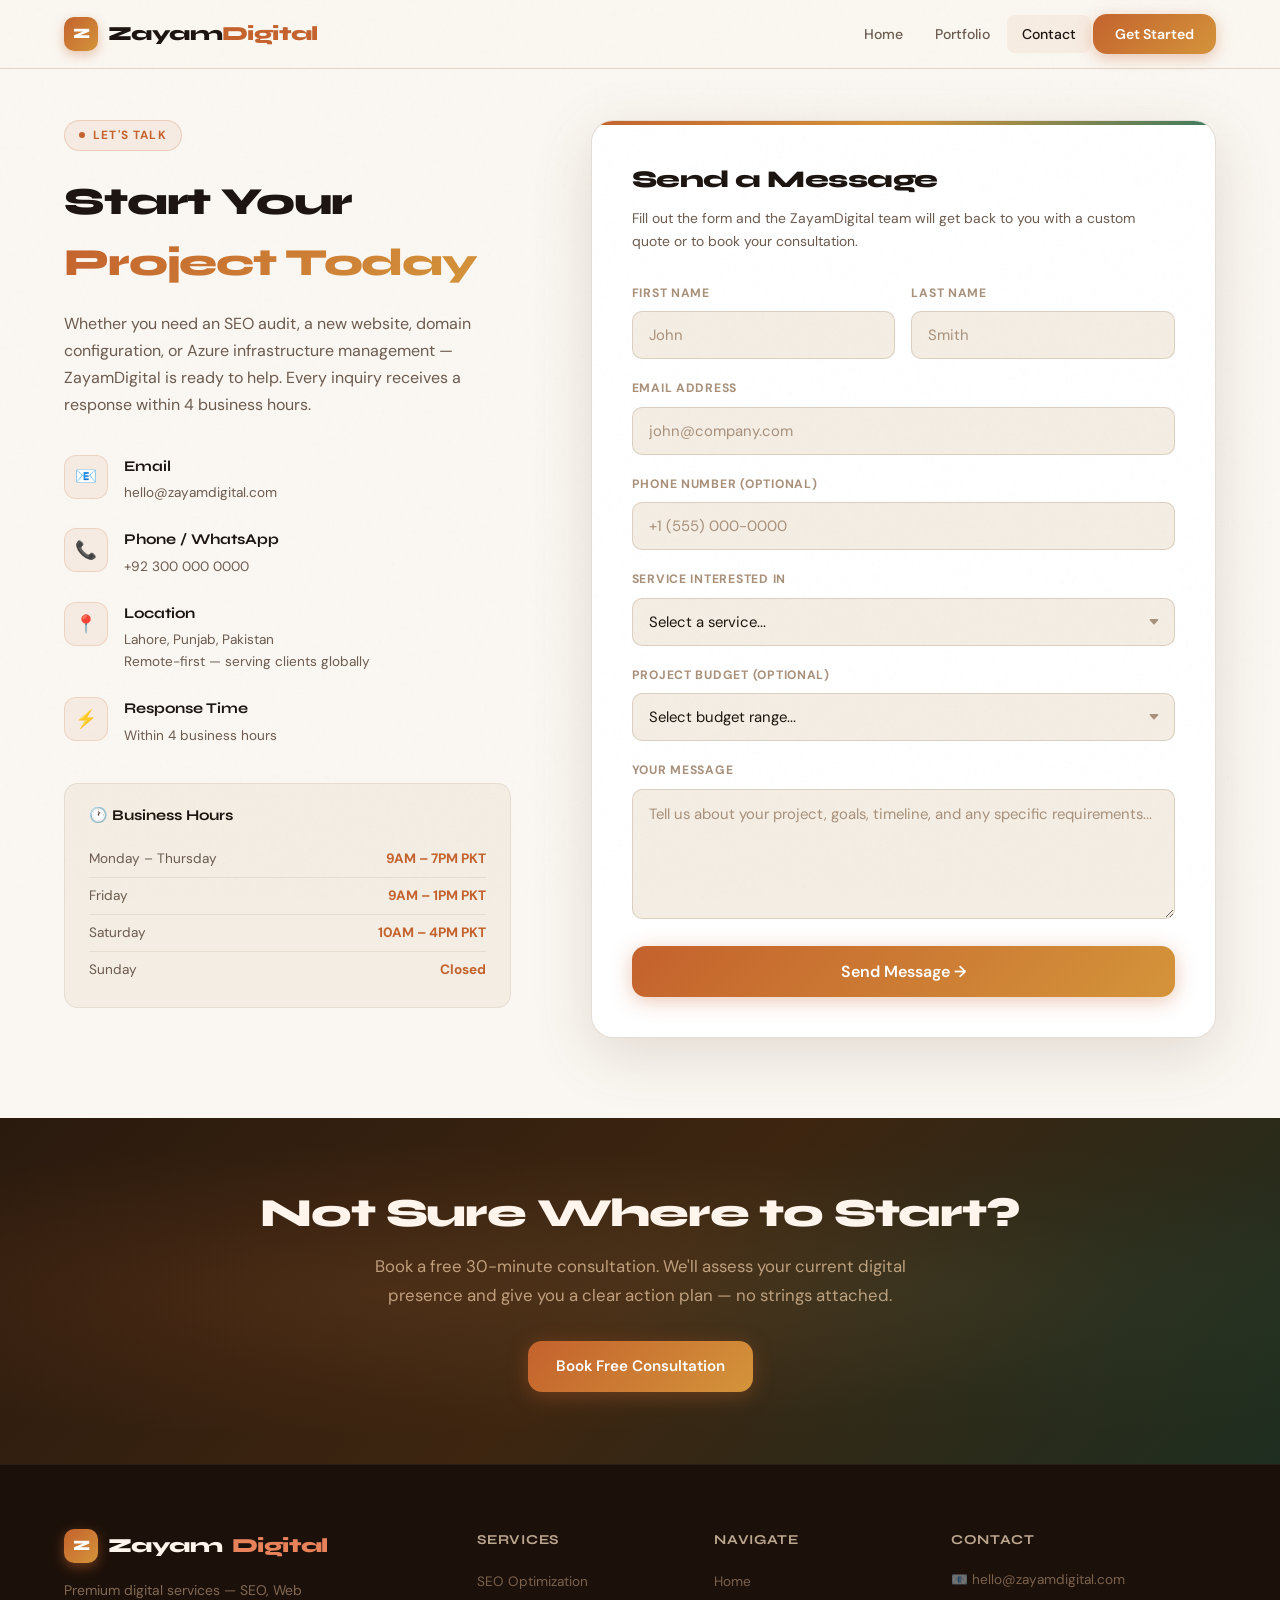
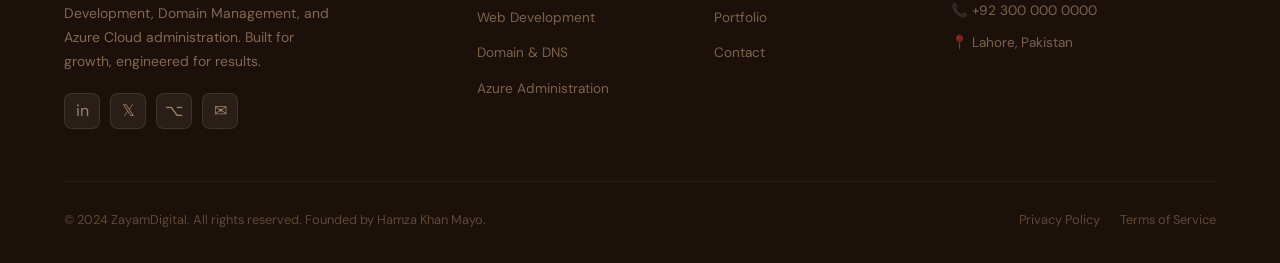
<file: contact.html>
<!DOCTYPE html>
<html lang="en">
<head>
<meta charset="UTF-8"/>
<meta name="viewport" content="width=device-width, initial-scale=1.0"/>
<title>Contact — ZayamDigital</title>
<meta name="description" content="Contact ZayamDigital — get in touch with Hamza Khan Mayo for SEO, Web Development, Azure Administration, or Domain Management services."/>
<link rel="preconnect" href="https://fonts.googleapis.com"/>
<link href="https://fonts.googleapis.com/css2?family=Syne:wght@400;600;700;800&family=DM+Sans:ital,wght@0,300;0,400;0,500;1,300&display=swap" rel="stylesheet"/>
<link rel="stylesheet" href="style.css"/>
</head>
<body>

<!-- ═══ NAVIGATION ═══ -->
<nav id="navbar">
  <div class="nav-inner">
    <a href="index.html" class="logo" aria-label="ZayamDigital Home">
      <div class="logo-icon">Z</div>
      <span class="logo-text">Zayam<span>Digital</span></span>
    </a>
    <div class="nav-links" id="navLinks">
      <a href="index.html">Home</a>
      <a href="portfolio.html">Portfolio</a>
      <a href="contact.html" class="active">Contact</a>
      <a href="contact.html" class="nav-cta">Get Started</a>
    </div>
    <button class="mobile-toggle" id="mobileToggle" aria-label="Toggle menu">
      <span></span><span></span><span></span>
    </button>
  </div>
  <div class="mobile-menu" id="mobileMenu">
    <a href="index.html">Home</a>
    <a href="portfolio.html">Portfolio</a>
    <a href="contact.html" class="active">Contact</a>
    <a href="contact.html" style="color:var(--terra);font-weight:700">Get Started →</a>
  </div>
</nav>

<!-- ═══ CONTACT MAIN ═══ -->
<div class="contact-page">
  <div class="contact-grid">

    <!-- LEFT: Info -->
    <div class="contact-info reveal-l">
      <div class="section-label">Let's Talk</div>
      <h2>Start Your<br><span class="highlight">Project Today</span></h2>
      <p>Whether you need an SEO audit, a new website, domain configuration, or Azure infrastructure management — ZayamDigital is ready to help. Every inquiry receives a response within 4 business hours.</p>

      <div class="info-item">
        <div class="info-icon">📧</div>
        <div class="info-content"><h5>Email</h5><p>hello@zayamdigital.com</p></div>
      </div>
      <div class="info-item">
        <div class="info-icon">📞</div>
        <div class="info-content"><h5>Phone / WhatsApp</h5><p>+92 300 000 0000</p></div>
      </div>
      <div class="info-item">
        <div class="info-icon">📍</div>
        <div class="info-content"><h5>Location</h5><p>Lahore, Punjab, Pakistan<br>Remote-first — serving clients globally</p></div>
      </div>
      <div class="info-item">
        <div class="info-icon">⚡</div>
        <div class="info-content"><h5>Response Time</h5><p>Within 4 business hours</p></div>
      </div>

      <div class="office-hours">
        <h5>🕐 Business Hours</h5>
        <div class="hours-row"><span>Monday – Thursday</span><span>9AM – 7PM PKT</span></div>
        <div class="hours-row"><span>Friday</span><span>9AM – 1PM PKT</span></div>
        <div class="hours-row"><span>Saturday</span><span>10AM – 4PM PKT</span></div>
        <div class="hours-row"><span>Sunday</span><span>Closed</span></div>
      </div>
    </div>

    <!-- RIGHT: Form -->
    <div class="contact-form-box reveal-r">
      <div id="formContent">
        <p class="form-title">Send a Message</p>
        <p class="form-sub">Fill out the form and the ZayamDigital team will get back to you with a custom quote or to book your consultation.</p>

        <div class="form-row">
          <div class="form-group">
            <label for="fname">First Name</label>
            <input type="text" id="fname" placeholder="John" required/>
          </div>
          <div class="form-group">
            <label for="lname">Last Name</label>
            <input type="text" id="lname" placeholder="Smith" required/>
          </div>
        </div>
        <div class="form-group">
          <label for="email">Email Address</label>
          <input type="email" id="email" placeholder="john@company.com" required/>
        </div>
        <div class="form-group">
          <label for="phone">Phone Number (optional)</label>
          <input type="tel" id="phone" placeholder="+1 (555) 000-0000"/>
        </div>
        <div class="form-group">
          <label for="service">Service Interested In</label>
          <select id="service" required>
            <option value="" disabled selected>Select a service...</option>
            <option>SEO Services</option>
            <option>Web Development</option>
            <option>Domain & DNS Configuration</option>
            <option>Azure Cloud Administration</option>
            <option>Multiple Services / Full Package</option>
            <option>Consultation / General Inquiry</option>
          </select>
        </div>
        <div class="form-group">
          <label for="budget">Project Budget (optional)</label>
          <select id="budget">
            <option value="" disabled selected>Select budget range...</option>
            <option>Under $500</option>
            <option>$500 – $2,000</option>
            <option>$2,000 – $5,000</option>
            <option>$5,000 – $15,000</option>
            <option>$15,000+</option>
          </select>
        </div>
        <div class="form-group">
          <label for="msg">Your Message</label>
          <textarea id="msg" placeholder="Tell us about your project, goals, timeline, and any specific requirements..." required></textarea>
        </div>

        <p class="form-error" id="formError">⚠️ Please fill in all required fields.</p>
        <button class="btn btn-primary submit-btn" id="submitBtn">Send Message →</button>
      </div>

      <!-- Success State -->
      <div class="form-success" id="formSuccess">
        <div class="success-icon">🎉</div>
        <h3 class="success-title">Message Sent!</h3>
        <p class="success-msg">Thank you for reaching out to ZayamDigital! We'll review your inquiry and respond within 4 business hours. In the meantime, feel free to explore our portfolio.</p>
        <br>
        <button class="btn btn-ghost" id="resetBtn" style="margin:0 auto;display:inline-flex">Send Another Message</button>
      </div>
    </div>

  </div>
</div>

<!-- ═══ CTA ═══ -->
<section class="cta-section" style="padding:72px 5%">
  <div class="container" style="position:relative;z-index:1">
    <h2 class="section-title reveal" style="font-size:clamp(1.8rem,3.5vw,2.5rem)">Not Sure Where to Start?</h2>
    <p class="section-sub reveal" style="margin:16px auto 32px">Book a free 30-minute consultation. We'll assess your current digital presence and give you a clear action plan — no strings attached.</p>
    <div class="cta-actions reveal">
      <a href="#formContent" class="btn btn-primary" onclick="document.getElementById('fname').focus();window.scrollTo({top:0,behavior:'smooth'});return false">Book Free Consultation</a>
    </div>
  </div>
</section>

<!-- ═══ FOOTER ═══ -->
<footer>
  <div class="footer-inner">
    <div class="footer-grid">
      <div class="footer-brand">
        <div class="foot-logo"><div class="logo-icon">Z</div>Zayam<span>Digital</span></div>
        <p>Premium digital services — SEO, Web Development, Domain Management, and Azure Cloud administration. Built for growth, engineered for results.</p>
        <div class="footer-social">
          <a class="social-btn" href="#" aria-label="LinkedIn">in</a>
          <a class="social-btn" href="#" aria-label="Twitter">𝕏</a>
          <a class="social-btn" href="#" aria-label="GitHub">⌥</a>
          <a class="social-btn" href="mailto:hello@zayamdigital.com" aria-label="Email">✉</a>
        </div>
      </div>
      <div class="footer-col">
        <h5>Services</h5>
        <ul>
          <li><a href="contact.html">SEO Optimization</a></li>
          <li><a href="contact.html">Web Development</a></li>
          <li><a href="contact.html">Domain & DNS</a></li>
          <li><a href="contact.html">Azure Administration</a></li>
        </ul>
      </div>
      <div class="footer-col">
        <h5>Navigate</h5>
        <ul>
          <li><a href="index.html">Home</a></li>
          <li><a href="portfolio.html">Portfolio</a></li>
          <li><a href="contact.html">Contact</a></li>
        </ul>
      </div>
      <div class="footer-col">
        <h5>Contact</h5>
        <div class="footer-contact">
          <p>📧 hello@zayamdigital.com</p>
          <p>📞 +92 300 000 0000</p>
          <p>📍 Lahore, Pakistan</p>
        </div>
      </div>
    </div>
    <div class="footer-bottom">
      <p>© 2024 ZayamDigital. All rights reserved. Founded by Hamza Khan Mayo.</p>
      <div class="footer-links"><a href="#">Privacy Policy</a><a href="#">Terms of Service</a></div>
    </div>
  </div>
</footer>

<button class="scroll-top" id="scrollTop" aria-label="Back to top">↑</button>
<script src="main.js"></script>
</body>
</html>
</file>
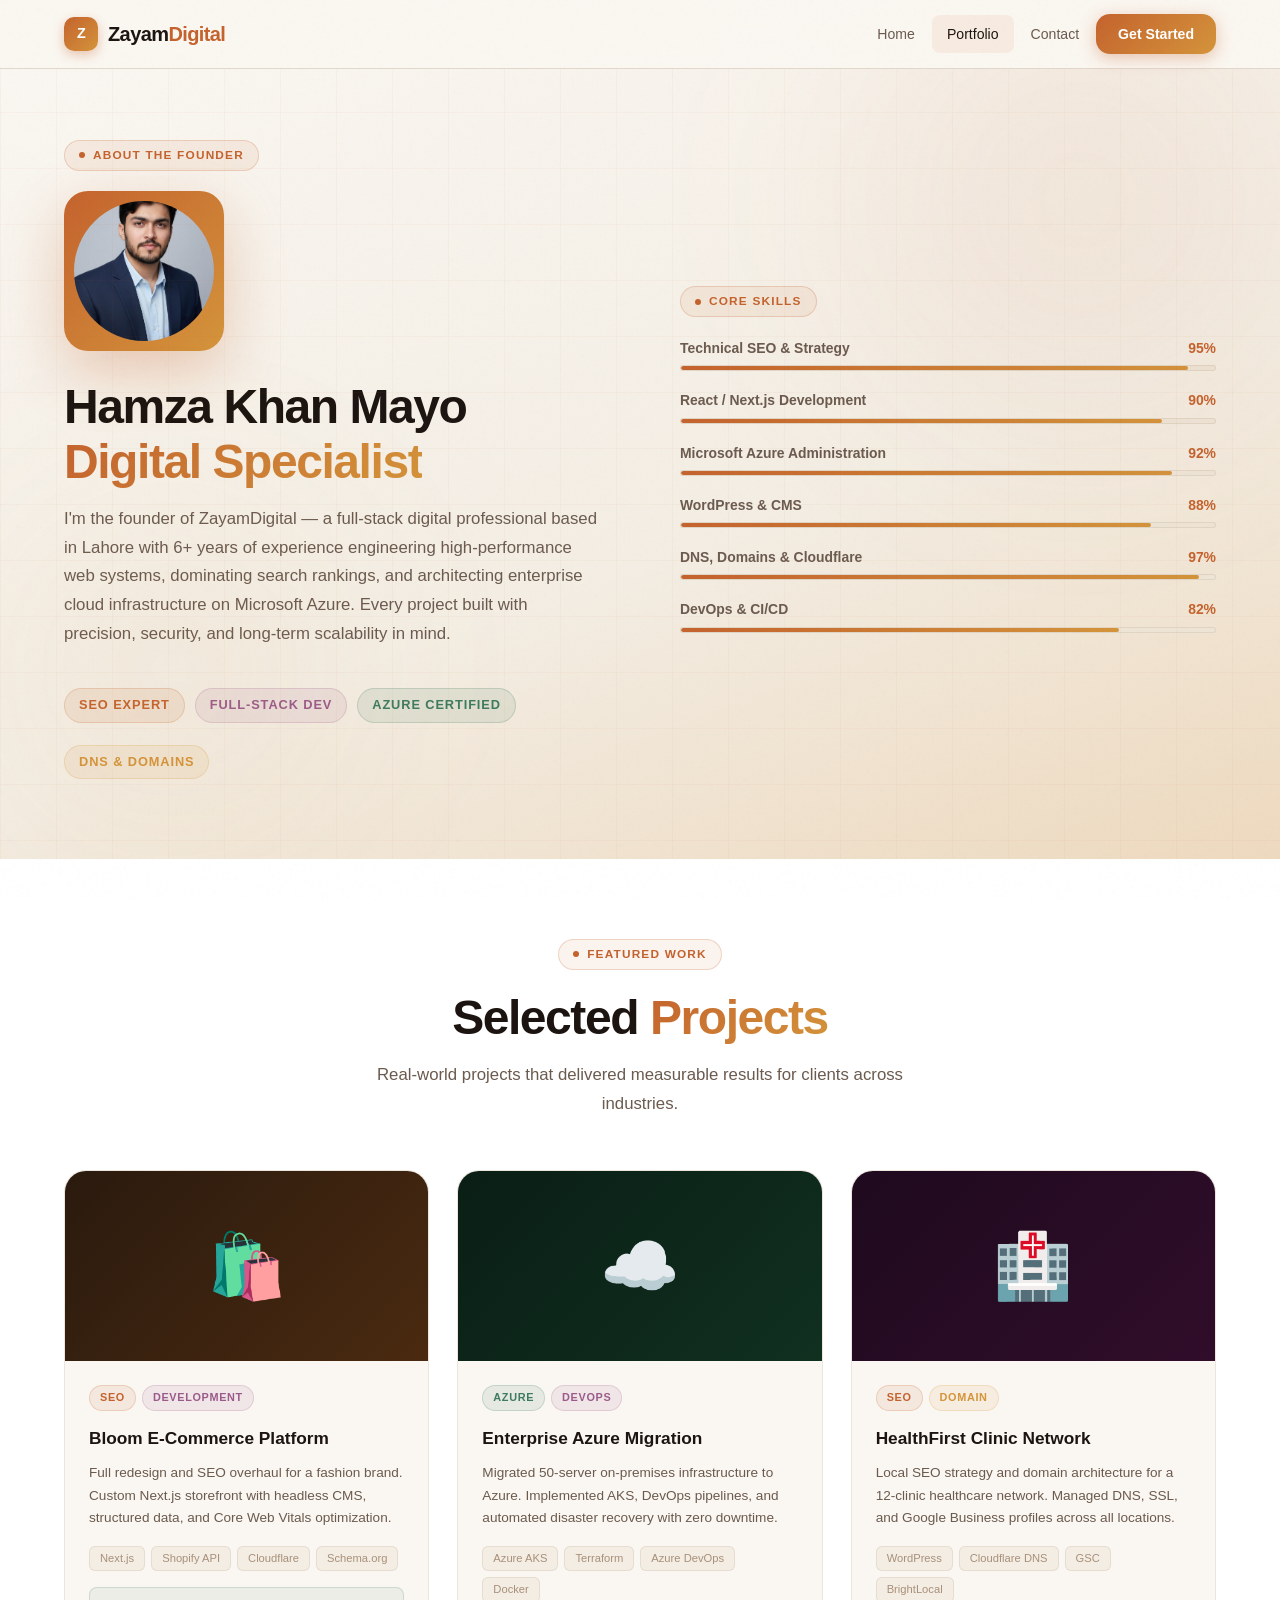
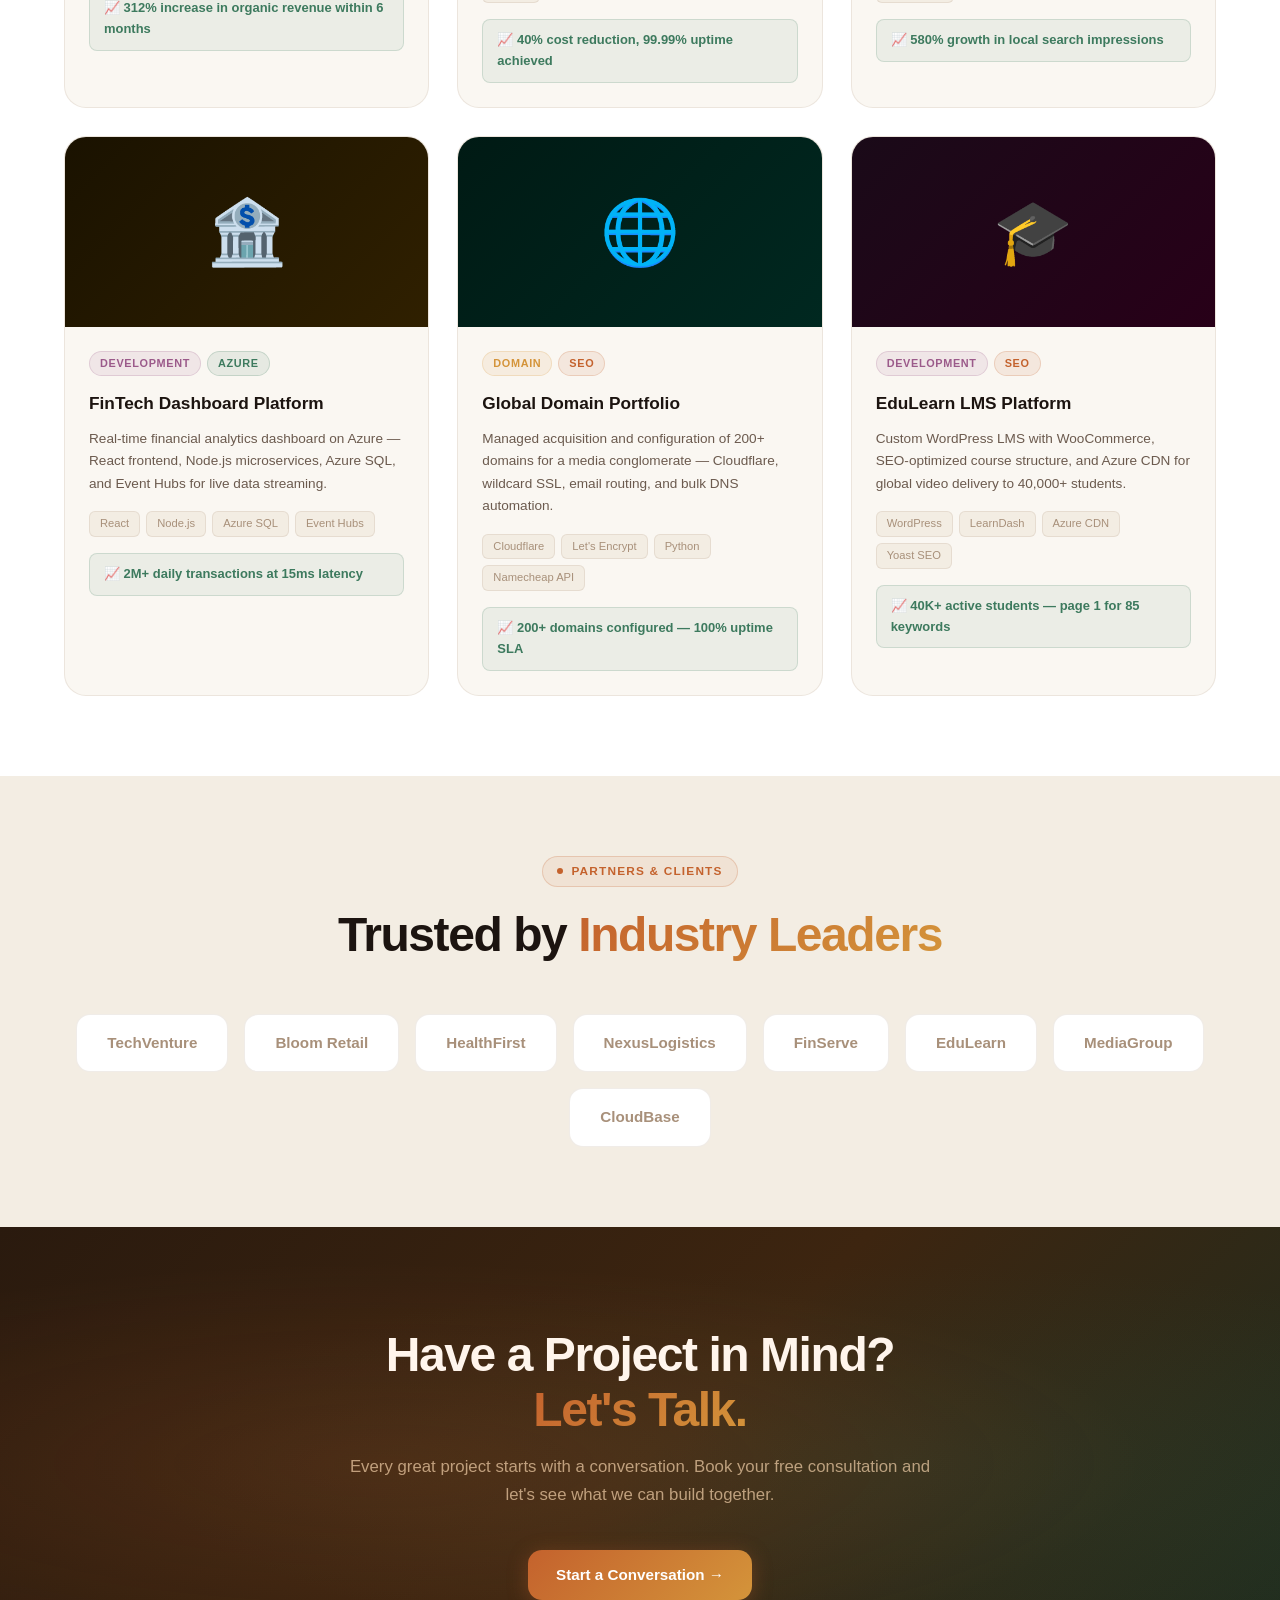
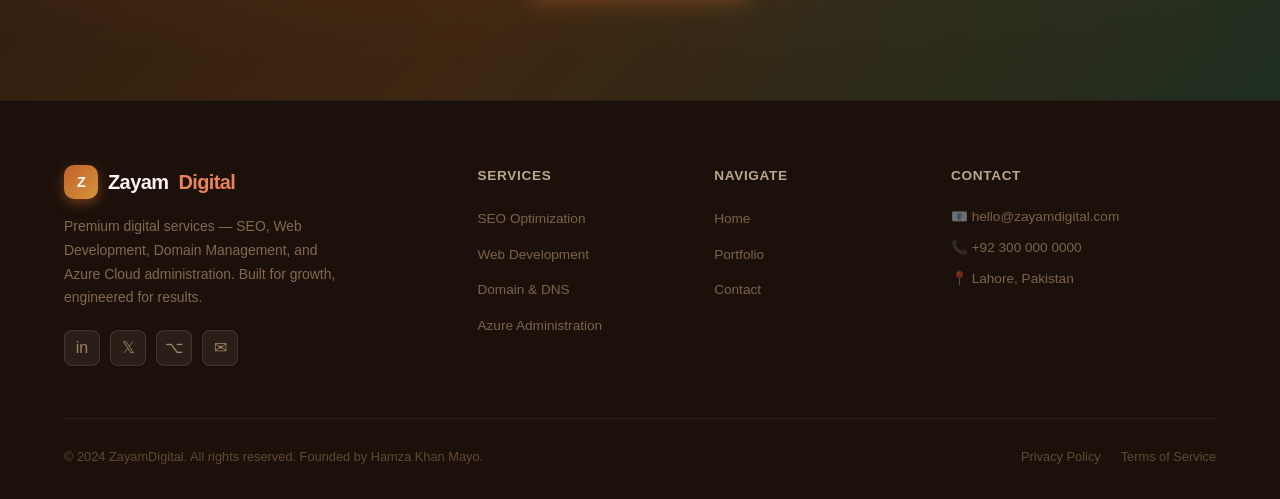
<file: portfolio.html>
<!DOCTYPE html>
<html lang="en">
<head>
<meta charset="UTF-8"/>
<meta name="viewport" content="width=device-width, initial-scale=1.0"/>
<title>Hamza Khan Mayo – A Digital Freelance Professional | Zayam Digital</title>
<meta name="description" content="Hamza Khan Mayo is a digital freelance professional specializing in SEO, Web Development, Azure Cloud Infrastructure, and Domain Management. Founder of ZayamDigital.">
<meta name="keywords" content="Hamza Khan Mayo, SEO Expert Pakistan, Digital Freelancer, Web Developer Lahore, Azure Cloud Engineer">
<meta name="author" content="Hamza Khan Mayo">
<link rel="preconnect" href="https://fonts.googleapis.com"/>
<link href="https://fonts.googleapis.com/css2?family=Inter:wght@300;400;500;600;700&family=Playfair+Display:wght@600;700&display=swap" rel="stylesheet">
<link rel="stylesheet" href="style.css"/>
</head>
<body>

<!-- ═══ NAVIGATION ═══ -->
<nav id="navbar">
  <div class="nav-inner">
    <a href="index.html" class="logo" aria-label="ZayamDigital Home">
      <div class="logo-icon">Z</div>
      <span class="logo-text">Zayam<span>Digital</span></span>
    </a>
    <div class="nav-links" id="navLinks">
      <a href="index.html">Home</a>
      <a href="portfolio.html" class="active">Portfolio</a>
      <a href="contact.html">Contact</a>
      <a href="contact.html" class="nav-cta">Get Started</a>
    </div>
    <button class="mobile-toggle" id="mobileToggle" aria-label="Toggle menu">
      <span></span><span></span><span></span>
    </button>
  </div>
  <div class="mobile-menu" id="mobileMenu">
    <a href="index.html">Home</a>
    <a href="portfolio.html" class="active">Portfolio</a>
    <a href="contact.html">Contact</a>
    <a href="contact.html" style="color:var(--terra);font-weight:700">Get Started →</a>
  </div>
</nav>

<!-- ═══ PORTFOLIO HERO ═══ -->
<section class="port-hero">
  <div class="grid-bg"></div>
  <div class="hero-orb orb1"></div>
  <div class="hero-orb orb2"></div>
  <div class="port-hero-content">
    <div class="reveal-l">
      <div class="section-label">About the Founder</div>
      <div class="port-avatar">
<img src="hamza-khan-mayo.jpg"
alt="Hamza Khan Mayo – Digital Freelance Professional"
style="width:140px;height:140px;border-radius:50%;object-fit:cover;">
</div>
      <h1 class="section-title" style="font-size:clamp(2.2rem,4vw,3rem)">
        Hamza Khan Mayo<br><span class="highlight">Digital Specialist</span>
      </h1>
      <p class="section-sub" style="margin-bottom:28px">
        I'm the founder of ZayamDigital — a full-stack digital professional based in Lahore with 6+ years of experience engineering high-performance web systems, dominating search rankings, and architecting enterprise cloud infrastructure on Microsoft Azure. Every project built with precision, security, and long-term scalability in mind.
      </p>
      <div style="display:flex;gap:10px;flex-wrap:wrap">
        <span class="orbit-label lbl-terra" style="font-size:.8rem;padding:6px 14px">SEO Expert</span>
        <span class="orbit-label lbl-mauve" style="font-size:.8rem;padding:6px 14px">Full-Stack Dev</span>
        <span class="orbit-label lbl-sage" style="font-size:.8rem;padding:6px 14px">Azure Certified</span>
        <span class="orbit-label lbl-gold" style="font-size:.8rem;padding:6px 14px">DNS & Domains</span>
      </div>
    </div>
    <div class="reveal-r">
      <div class="section-label">Core Skills</div><br>
      <div class="skills-grid">
        <div class="skill-row">
          <div class="skill-label-row"><span>Technical SEO & Strategy</span><span class="skill-pct">95%</span></div>
          <div class="skill-bar"><div class="skill-fill" data-width="95"></div></div>
        </div>
        <div class="skill-row">
          <div class="skill-label-row"><span>React / Next.js Development</span><span class="skill-pct">90%</span></div>
          <div class="skill-bar"><div class="skill-fill" data-width="90"></div></div>
        </div>
        <div class="skill-row">
          <div class="skill-label-row"><span>Microsoft Azure Administration</span><span class="skill-pct">92%</span></div>
          <div class="skill-bar"><div class="skill-fill" data-width="92"></div></div>
        </div>
        <div class="skill-row">
          <div class="skill-label-row"><span>WordPress & CMS</span><span class="skill-pct">88%</span></div>
          <div class="skill-bar"><div class="skill-fill" data-width="88"></div></div>
        </div>
        <div class="skill-row">
          <div class="skill-label-row"><span>DNS, Domains & Cloudflare</span><span class="skill-pct">97%</span></div>
          <div class="skill-bar"><div class="skill-fill" data-width="97"></div></div>
        </div>
        <div class="skill-row">
          <div class="skill-label-row"><span>DevOps & CI/CD</span><span class="skill-pct">82%</span></div>
          <div class="skill-bar"><div class="skill-fill" data-width="82"></div></div>
        </div>
      </div>
    </div>
  </div>
</section>

<!-- ═══ PROJECTS ═══ -->
<section class="projects-section">
  <div class="container">
    <div class="reveal text-center">
      <div class="section-label">Featured Work</div>
      <h2 class="section-title">Selected <span class="highlight">Projects</span></h2>
      <p class="section-sub" style="margin:0 auto">Real-world projects that delivered measurable results for clients across industries.</p>
    </div>
    <div class="projects-grid">

      <div class="project-card reveal">
        <div class="project-thumb" style="--gradient:linear-gradient(135deg,#2A1A0E,#4A2A10)"><span>🛍️</span></div>
        <div class="project-body">
          <div class="project-tags"><span class="tag tag-seo">SEO</span><span class="tag tag-dev">Development</span></div>
          <h3>Bloom E-Commerce Platform</h3>
          <p>Full redesign and SEO overhaul for a fashion brand. Custom Next.js storefront with headless CMS, structured data, and Core Web Vitals optimization.</p>
          <div class="tech-pills"><span class="pill">Next.js</span><span class="pill">Shopify API</span><span class="pill">Cloudflare</span><span class="pill">Schema.org</span></div>
          <div class="project-result">312% increase in organic revenue within 6 months</div>
        </div>
      </div>

      <div class="project-card reveal" style="transition-delay:.1s">
        <div class="project-thumb" style="--gradient:linear-gradient(135deg,#0A1E15,#103020)"><span>☁️</span></div>
        <div class="project-body">
          <div class="project-tags"><span class="tag tag-cloud">Azure</span><span class="tag tag-dev">DevOps</span></div>
          <h3>Enterprise Azure Migration</h3>
          <p>Migrated 50-server on-premises infrastructure to Azure. Implemented AKS, DevOps pipelines, and automated disaster recovery with zero downtime.</p>
          <div class="tech-pills"><span class="pill">Azure AKS</span><span class="pill">Terraform</span><span class="pill">Azure DevOps</span><span class="pill">Docker</span></div>
          <div class="project-result">40% cost reduction, 99.99% uptime achieved</div>
        </div>
      </div>

      <div class="project-card reveal" style="transition-delay:.2s">
        <div class="project-thumb" style="--gradient:linear-gradient(135deg,#1E0A1E,#300D2A)"><span>🏥</span></div>
        <div class="project-body">
          <div class="project-tags"><span class="tag tag-seo">SEO</span><span class="tag tag-domain">Domain</span></div>
          <h3>HealthFirst Clinic Network</h3>
          <p>Local SEO strategy and domain architecture for a 12-clinic healthcare network. Managed DNS, SSL, and Google Business profiles across all locations.</p>
          <div class="tech-pills"><span class="pill">WordPress</span><span class="pill">Cloudflare DNS</span><span class="pill">GSC</span><span class="pill">BrightLocal</span></div>
          <div class="project-result">580% growth in local search impressions</div>
        </div>
      </div>

      <div class="project-card reveal" style="transition-delay:.05s">
        <div class="project-thumb" style="--gradient:linear-gradient(135deg,#1A1200,#302000)"><span>🏦</span></div>
        <div class="project-body">
          <div class="project-tags"><span class="tag tag-dev">Development</span><span class="tag tag-cloud">Azure</span></div>
          <h3>FinTech Dashboard Platform</h3>
          <p>Real-time financial analytics dashboard on Azure — React frontend, Node.js microservices, Azure SQL, and Event Hubs for live data streaming.</p>
          <div class="tech-pills"><span class="pill">React</span><span class="pill">Node.js</span><span class="pill">Azure SQL</span><span class="pill">Event Hubs</span></div>
          <div class="project-result">2M+ daily transactions at 15ms latency</div>
        </div>
      </div>

      <div class="project-card reveal" style="transition-delay:.15s">
        <div class="project-thumb" style="--gradient:linear-gradient(135deg,#001A14,#002820)"><span>🌐</span></div>
        <div class="project-body">
          <div class="project-tags"><span class="tag tag-domain">Domain</span><span class="tag tag-seo">SEO</span></div>
          <h3>Global Domain Portfolio</h3>
          <p>Managed acquisition and configuration of 200+ domains for a media conglomerate — Cloudflare, wildcard SSL, email routing, and bulk DNS automation.</p>
          <div class="tech-pills"><span class="pill">Cloudflare</span><span class="pill">Let's Encrypt</span><span class="pill">Python</span><span class="pill">Namecheap API</span></div>
          <div class="project-result">200+ domains configured — 100% uptime SLA</div>
        </div>
      </div>

      <div class="project-card reveal" style="transition-delay:.25s">
        <div class="project-thumb" style="--gradient:linear-gradient(135deg,#1A0A18,#280018)"><span>🎓</span></div>
        <div class="project-body">
          <div class="project-tags"><span class="tag tag-dev">Development</span><span class="tag tag-seo">SEO</span></div>
          <h3>EduLearn LMS Platform</h3>
          <p>Custom WordPress LMS with WooCommerce, SEO-optimized course structure, and Azure CDN for global video delivery to 40,000+ students.</p>
          <div class="tech-pills"><span class="pill">WordPress</span><span class="pill">LearnDash</span><span class="pill">Azure CDN</span><span class="pill">Yoast SEO</span></div>
          <div class="project-result">40K+ active students — page 1 for 85 keywords</div>
        </div>
      </div>

    </div>
  </div>
</section>

<!-- ═══ PARTNERS ═══ -->
<section class="partners-section">
  <div class="container">
    <div class="reveal text-center">
      <div class="section-label">Partners & Clients</div>
      <h2 class="section-title">Trusted by <span class="highlight">Industry Leaders</span></h2>
    </div>
    <div class="partner-logos reveal">
      <div class="partner-logo">TechVenture</div>
      <div class="partner-logo">Bloom Retail</div>
      <div class="partner-logo">HealthFirst</div>
      <div class="partner-logo">NexusLogistics</div>
      <div class="partner-logo">FinServe</div>
      <div class="partner-logo">EduLearn</div>
      <div class="partner-logo">MediaGroup</div>
      <div class="partner-logo">CloudBase</div>
    </div>
  </div>
</section>

<!-- ═══ CTA ═══ -->
<section class="cta-section">
  <div class="container" style="position:relative;z-index:1">
    <h2 class="section-title reveal">Have a Project in Mind?<br><span class="highlight">Let's Talk.</span></h2>
    <p class="section-sub reveal">Every great project starts with a conversation. Book your free consultation and let's see what we can build together.</p>
    <div class="cta-actions reveal" style="margin-top:36px">
      <a href="contact.html" class="btn btn-primary">Start a Conversation →</a>
    </div>
  </div>
</section>

<!-- ═══ FOOTER ═══ -->
<footer>
  <div class="footer-inner">
    <div class="footer-grid">
      <div class="footer-brand">
        <div class="foot-logo"><div class="logo-icon">Z</div>Zayam<span>Digital</span></div>
        <p>Premium digital services — SEO, Web Development, Domain Management, and Azure Cloud administration. Built for growth, engineered for results.</p>
        <div class="footer-social">
          <a class="social-btn" href="#" aria-label="LinkedIn">in</a>
          <a class="social-btn" href="#" aria-label="Twitter">𝕏</a>
          <a class="social-btn" href="#" aria-label="GitHub">⌥</a>
          <a class="social-btn" href="mailto:hello@zayamdigital.com" aria-label="Email">✉</a>
        </div>
      </div>
      <div class="footer-col">
        <h5>Services</h5>
        <ul>
          <li><a href="contact.html">SEO Optimization</a></li>
          <li><a href="contact.html">Web Development</a></li>
          <li><a href="contact.html">Domain & DNS</a></li>
          <li><a href="contact.html">Azure Administration</a></li>
        </ul>
      </div>
      <div class="footer-col">
        <h5>Navigate</h5>
        <ul>
          <li><a href="index.html">Home</a></li>
          <li><a href="portfolio.html">Portfolio</a></li>
          <li><a href="contact.html">Contact</a></li>
        </ul>
      </div>
      <div class="footer-col">
        <h5>Contact</h5>
        <div class="footer-contact">
          <p>📧 hello@zayamdigital.com</p>
          <p>📞 +92 300 000 0000</p>
          <p>📍 Lahore, Pakistan</p>
        </div>
      </div>
    </div>
    <div class="footer-bottom">
      <p>© 2024 ZayamDigital. All rights reserved. Founded by Hamza Khan Mayo.</p>
      <div class="footer-links"><a href="#">Privacy Policy</a><a href="#">Terms of Service</a></div>
    </div>
  </div>
</footer>

<button class="scroll-top" id="scrollTop" aria-label="Back to top">↑</button>
<script src="main.js"></script>
</body>
</html>
</file>
<file: style.css>
/* ─── CSS VARIABLES — WARM BEIGE PALETTE ─── */
:root{
  --bg:#FAF7F2;
  --bg2:#F3EDE3;
  --bg3:#EDE4D6;
  --surface:#FFFFFF;
  --surface2:#F7F2EA;
  --border:rgba(139,110,80,0.13);
  --border2:rgba(139,110,80,0.23);
  --terra:#C4622D;
  --terra-lt:#E8825A;
  --terra-dk:#9B4A1E;
  --sage:#3D7A5E;
  --sage-lt:#5DA882;
  --mauve:#9B5A8A;
  --gold:#D4943A;
  --gold-lt:#F0B86A;
  --text:#1C1410;
  --text2:#6B5A4E;
  --text3:#A8907A;
  --font-head:'Syne',sans-serif;
  --font-body:'DM Sans',sans-serif;
  --radius:14px;
  --radius-lg:22px;
  --shadow:0 4px 32px rgba(100,70,40,0.12);
  --shadow-lg:0 16px 60px rgba(100,70,40,0.16);
}

body{
font-family: 'Inter', sans-serif;
}

h1,h2,h3,h4{
font-family: 'Playfair Display', serif;
}
/* ─── RESET & BASE ─── */
*,*::before,*::after{box-sizing:border-box;margin:0;padding:0}
html{scroll-behavior:smooth}
body{background:var(--bg);color:var(--text);font-family:var(--font-body);line-height:1.6;overflow-x:hidden;-webkit-font-smoothing:antialiased}
a{color:inherit;text-decoration:none}
button{cursor:pointer;border:none;outline:none;font-family:inherit}
ul{list-style:none}
img{max-width:100%;display:block}

/* Paper texture */
body::before{content:'';position:fixed;inset:0;background-image:url("data:image/svg+xml,%3Csvg viewBox='0 0 300 300' xmlns='http://www.w3.org/2000/svg'%3E%3Cfilter id='n'%3E%3CfeTurbulence type='fractalNoise' baseFrequency='0.65' numOctaves='4' stitchTiles='stitch'/%3E%3C/filter%3E%3Crect width='100%25' height='100%25' filter='url(%23n)' opacity='0.03'/%3E%3C/svg%3E");pointer-events:none;z-index:1000;opacity:.5}

/* Grid background */
.grid-bg{position:absolute;inset:0;background-image:linear-gradient(rgba(196,98,45,0.04) 1px,transparent 1px),linear-gradient(90deg,rgba(196,98,45,0.04) 1px,transparent 1px);background-size:56px 56px;pointer-events:none}

/* Page fade in */
body{animation:fadeIn .4s ease}
@keyframes fadeIn{from{opacity:0;transform:translateY(10px)}to{opacity:1;transform:none}}

/* ─── NAVIGATION ─── */
nav{position:fixed;top:0;left:0;right:0;z-index:900;padding:0 5%;backdrop-filter:blur(20px) saturate(160%);background:rgba(250,247,242,0.93);border-bottom:1px solid var(--border2);transition:all .3s ease}
.nav-inner{max-width:1200px;margin:0 auto;display:flex;align-items:center;justify-content:space-between;height:68px}
.logo{display:flex;align-items:center;gap:10px;font-family:var(--font-head);font-weight:800;font-size:1.25rem;letter-spacing:-.03em}
.logo-icon{width:34px;height:34px;border-radius:10px;background:linear-gradient(135deg,var(--terra),var(--gold));display:flex;align-items:center;justify-content:center;font-size:.9rem;font-weight:800;color:#fff;box-shadow:0 4px 12px rgba(196,98,45,.35)}
.logo-text{color:var(--text)}
.logo-text span{color:var(--terra)}
.nav-links{display:flex;align-items:center;gap:2px}
.nav-links a{display:inline-block;padding:8px 15px;font-family:var(--font-body);font-size:.88rem;color:var(--text2);border-radius:8px;transition:.2s ease;font-weight:500}
.nav-links a:hover,.nav-links a.active{color:var(--text);background:rgba(196,98,45,.08)}
.nav-cta{background:linear-gradient(135deg,var(--terra),var(--gold)) !important;color:#fff !important;padding:9px 22px !important;font-weight:600 !important;border-radius:var(--radius) !important;box-shadow:0 4px 16px rgba(196,98,45,.35) !important;display:inline-block !important}
.nav-cta:hover{transform:translateY(-1px);box-shadow:0 6px 24px rgba(196,98,45,.5) !important;color:#fff !important}
.mobile-toggle{display:none;flex-direction:column;gap:5px;background:none;padding:8px;cursor:pointer;border:none}
.mobile-toggle span{width:22px;height:2px;background:var(--text2);border-radius:2px;transition:.3s;display:block}
.mobile-menu{display:none;flex-direction:column;gap:4px;background:var(--surface);border:1.5px solid var(--border2);border-radius:var(--radius);padding:12px;position:absolute;top:76px;right:5%;left:5%;z-index:800;box-shadow:var(--shadow-lg)}
.mobile-menu.show{display:flex}
.mobile-menu a{display:block;padding:12px 16px;font-family:var(--font-body);font-size:.95rem;color:var(--text2);border-radius:8px;transition:.2s ease;font-weight:500}
.mobile-menu a:hover,.mobile-menu a.active{color:var(--terra);background:rgba(196,98,45,.08)}

/* ─── LAYOUT ─── */
section{padding:100px 5%;position:relative}
.container{max-width:1200px;margin:0 auto}
.section-label{display:inline-flex;align-items:center;gap:8px;font-size:.74rem;font-weight:700;letter-spacing:.1em;text-transform:uppercase;color:var(--terra);background:rgba(196,98,45,.08);border:1px solid rgba(196,98,45,.22);padding:5px 14px;border-radius:100px;margin-bottom:20px}
.section-label::before{content:'';width:6px;height:6px;border-radius:50%;background:var(--terra);animation:pulse 2s infinite}
@keyframes pulse{0%,100%{opacity:1;transform:scale(1)}50%{opacity:.4;transform:scale(.7)}}
.section-title{font-family:var(--font-head);font-weight:800;font-size:clamp(2rem,4vw,3rem);line-height:1.15;letter-spacing:-.03em;margin-bottom:16px;color:var(--text)}
.section-sub{font-size:1.05rem;color:var(--text2);line-height:1.7;max-width:600px}
.highlight{background:linear-gradient(135deg,var(--terra),var(--gold));-webkit-background-clip:text;-webkit-text-fill-color:transparent;background-clip:text}
.text-center{text-align:center}

/* ─── BUTTONS ─── */
.btn{display:inline-flex;align-items:center;gap:8px;padding:13px 28px;border-radius:var(--radius);font-family:var(--font-body);font-weight:600;font-size:.95rem;transition:all .25s cubic-bezier(.4,0,.2,1);cursor:pointer;border:none}
.btn-primary{background:linear-gradient(135deg,var(--terra),var(--gold));color:#fff;box-shadow:0 4px 20px rgba(196,98,45,.35)}
.btn-primary:hover{transform:translateY(-2px);box-shadow:0 8px 32px rgba(196,98,45,.5)}
.btn-ghost{background:transparent;color:var(--text);border:1.5px solid var(--border2)}
.btn-ghost:hover{background:var(--bg2);border-color:rgba(139,110,80,.35)}
.btn-sage{background:linear-gradient(135deg,var(--sage),var(--sage-lt));color:#fff;box-shadow:0 4px 20px rgba(61,122,94,.3)}
.btn-sage:hover{transform:translateY(-2px);box-shadow:0 8px 32px rgba(61,122,94,.45)}

/* ─── HERO ─── */
.hero{min-height:100vh;display:flex;align-items:center;padding-top:120px;overflow:hidden;position:relative;background:linear-gradient(160deg,var(--bg) 0%,var(--bg2) 60%,#EDD9BE 100%)}
.hero-orb{position:absolute;border-radius:50%;filter:blur(90px);pointer-events:none}
.orb1{width:640px;height:640px;background:radial-gradient(circle,rgba(196,98,45,.1),transparent 70%);top:-120px;right:-120px}
.orb2{width:500px;height:500px;background:radial-gradient(circle,rgba(212,148,58,.08),transparent 70%);bottom:-60px;left:-80px}
.orb3{width:350px;height:350px;background:radial-gradient(circle,rgba(61,122,94,.07),transparent 70%);top:30%;left:35%}
.hero-content{max-width:1200px;margin:0 auto;display:grid;grid-template-columns:1fr 1fr;gap:80px;align-items:center}
.hero-badge{display:inline-flex;align-items:center;gap:8px;font-size:.76rem;font-weight:700;letter-spacing:.08em;text-transform:uppercase;color:var(--terra);background:rgba(196,98,45,.08);border:1px solid rgba(196,98,45,.25);padding:6px 16px;border-radius:100px;margin-bottom:28px}
.hero-title{font-family:var(--font-head);font-weight:800;font-size:clamp(2.8rem,5.5vw,4.2rem);line-height:1.1;letter-spacing:-.04em;margin-bottom:24px;color:var(--text)}
.hero-sub{font-size:1.12rem;color:var(--text2);line-height:1.75;margin-bottom:40px}
.hero-actions{display:flex;flex-wrap:wrap;gap:14px}
.hero-stats{display:flex;gap:36px;margin-top:48px;padding-top:36px;border-top:1px solid var(--border2)}
.hero-stat strong{display:block;font-family:var(--font-head);font-size:1.9rem;font-weight:800;color:var(--terra);letter-spacing:-.03em}
.hero-stat span{font-size:.76rem;color:var(--text3);font-weight:600;text-transform:uppercase;letter-spacing:.07em}

/* Hero card */
.hero-visual{position:relative}
.hero-card{background:var(--surface);border:1px solid var(--border2);border-radius:var(--radius-lg);padding:28px;box-shadow:var(--shadow-lg);position:relative;overflow:hidden}
.hero-card::after{content:'';position:absolute;top:0;left:0;right:0;height:3px;background:linear-gradient(90deg,var(--terra),var(--gold),var(--sage))}
.terminal{background:var(--bg3);border-radius:10px;padding:20px;font-family:'Courier New',monospace;font-size:.81rem;border:1px solid var(--border);margin-bottom:20px}
.terminal-header{display:flex;align-items:center;gap:7px;margin-bottom:14px}
.dot{width:11px;height:11px;border-radius:50%}.dot.r{background:#FF5F56}.dot.y{background:#FFBD2E}.dot.g{background:#27C93F}
.t-dim{color:var(--text3)}.t-terra{color:var(--terra)}.t-green{color:var(--sage)}.t-gold{color:var(--gold)}
.terminal-line{margin-bottom:6px;line-height:1.6;color:var(--text)}
.hero-metrics{display:grid;grid-template-columns:1fr 1fr;gap:12px}
.metric-card{background:var(--bg2);border:1px solid var(--border);border-radius:var(--radius);padding:16px;transition:.3s ease}
.metric-card:hover{border-color:rgba(196,98,45,.3);transform:translateY(-2px);box-shadow:var(--shadow)}
.metric-icon{font-size:1.35rem;margin-bottom:7px}
.metric-val{font-family:var(--font-head);font-weight:800;font-size:1.35rem;color:var(--terra);letter-spacing:-.03em}
.metric-label{font-size:.72rem;color:var(--text3);font-weight:600;margin-top:2px;text-transform:uppercase;letter-spacing:.05em}
.float-badge{position:absolute;backdrop-filter:blur(12px);border-radius:10px;padding:9px 14px;font-size:.79rem;font-weight:700;color:#fff;animation:float 4s ease-in-out infinite}
.float-badge.top{top:-16px;right:20px;background:linear-gradient(135deg,var(--terra),var(--terra-lt));box-shadow:0 8px 24px rgba(196,98,45,.4)}
.float-badge.bot{bottom:-16px;left:20px;background:linear-gradient(135deg,var(--sage),var(--sage-lt));box-shadow:0 8px 24px rgba(61,122,94,.4)}
@keyframes float{0%,100%{transform:translateY(0)}50%{transform:translateY(-8px)}}

/* ─── SERVICES ─── */
.services{background:var(--surface)}
.services-header{text-align:center;margin-bottom:60px}
.services-header .section-sub{margin:0 auto}
.services-grid{display:grid;grid-template-columns:repeat(auto-fit,minmax(258px,1fr));gap:24px}
.service-card{background:var(--bg);border:1.5px solid var(--border);border-radius:var(--radius-lg);padding:32px;transition:all .35s cubic-bezier(.4,0,.2,1);position:relative;overflow:hidden;cursor:pointer}
.service-card::before{content:'';position:absolute;bottom:0;left:0;right:0;height:4px;border-radius:0 0 var(--radius-lg) var(--radius-lg);opacity:0;transition:.35s ease}
.c-terra::before{background:linear-gradient(90deg,var(--terra),var(--gold))}
.c-sage::before{background:linear-gradient(90deg,var(--sage),var(--sage-lt))}
.c-mauve::before{background:linear-gradient(90deg,var(--mauve),#C484B5)}
.c-gold::before{background:linear-gradient(90deg,var(--gold),var(--gold-lt))}
.service-card:hover{transform:translateY(-6px);box-shadow:var(--shadow-lg);border-color:rgba(196,98,45,.25)}
.service-card:hover::before{opacity:1}
.svc-icon{width:52px;height:52px;border-radius:14px;margin-bottom:22px;display:flex;align-items:center;justify-content:center;font-size:1.5rem}
.ic-terra{background:rgba(196,98,45,.1);border:1.5px solid rgba(196,98,45,.2)}
.ic-sage{background:rgba(61,122,94,.1);border:1.5px solid rgba(61,122,94,.2)}
.ic-mauve{background:rgba(155,90,138,.1);border:1.5px solid rgba(155,90,138,.2)}
.ic-gold{background:rgba(212,148,58,.1);border:1.5px solid rgba(212,148,58,.2)}
.service-card h3{font-family:var(--font-head);font-weight:700;font-size:1.2rem;margin-bottom:12px;color:var(--text)}
.service-card p{font-size:.88rem;color:var(--text2);line-height:1.7}
.svc-arrow{margin-top:22px;width:32px;height:32px;border-radius:50%;background:var(--bg2);border:1px solid var(--border2);display:flex;align-items:center;justify-content:center;font-size:.9rem;transition:.3s ease;color:var(--text3)}
.service-card:hover .svc-arrow{background:var(--terra);border-color:var(--terra);color:#fff}

/* ─── WHY US ─── */
.why-us{background:var(--bg2)}
.why-grid{display:grid;grid-template-columns:1fr 1fr;gap:80px;align-items:center}
.why-features{display:flex;flex-direction:column;gap:20px;margin-top:36px}
.why-item{display:flex;gap:16px;align-items:flex-start;padding:20px;border-radius:var(--radius);border:1.5px solid transparent;transition:.3s ease}
.why-item:hover{background:var(--surface);border-color:var(--border2);box-shadow:var(--shadow)}
.why-num{min-width:40px;height:40px;border-radius:10px;background:linear-gradient(135deg,var(--terra),var(--gold));display:flex;align-items:center;justify-content:center;font-family:var(--font-head);font-weight:800;font-size:.85rem;color:#fff;box-shadow:0 4px 12px rgba(196,98,45,.3);flex-shrink:0}
.why-item h4{font-family:var(--font-head);font-weight:700;margin-bottom:6px;color:var(--text)}
.why-item p{font-size:.87rem;color:var(--text2);line-height:1.65}
.orbit-grid{display:grid;grid-template-columns:1fr 1fr;gap:16px}
.orbit-card{background:var(--surface);border:1.5px solid var(--border2);border-radius:var(--radius);padding:20px 24px;box-shadow:var(--shadow);transition:.3s ease}
.orbit-card:hover{transform:translateY(-3px);box-shadow:var(--shadow-lg)}
.orbit-card h4{font-family:var(--font-head);font-weight:700;margin-bottom:8px;font-size:1rem;color:var(--text)}
.orbit-card p{font-size:.84rem;color:var(--text2)}
.orbit-label{display:inline-block;padding:3px 10px;border-radius:100px;font-size:.7rem;font-weight:700;margin-top:12px;text-transform:uppercase;letter-spacing:.07em}
.lbl-terra{background:rgba(196,98,45,.1);color:var(--terra);border:1px solid rgba(196,98,45,.2)}
.lbl-sage{background:rgba(61,122,94,.1);color:var(--sage);border:1px solid rgba(61,122,94,.2)}
.lbl-mauve{background:rgba(155,90,138,.1);color:var(--mauve);border:1px solid rgba(155,90,138,.2)}
.lbl-gold{background:rgba(212,148,58,.1);color:var(--gold);border:1px solid rgba(212,148,58,.2)}

/* ─── PROCESS ─── */
.process{background:var(--surface)}
.process-header{text-align:center;margin-bottom:64px}
.process-header .section-sub{margin:0 auto}
.steps{display:grid;grid-template-columns:repeat(4,1fr);gap:0;position:relative}
.steps::before{content:'';position:absolute;top:44px;left:12%;right:12%;height:2px;background:linear-gradient(90deg,var(--terra),var(--gold),var(--sage),var(--mauve));opacity:.2}
.step{text-align:center;padding:20px;transition:.3s ease}
.step:hover .step-circle{transform:scale(1.08)}
.step-circle{width:88px;height:88px;border-radius:50%;margin:0 auto 20px;display:flex;align-items:center;justify-content:center;font-size:1.8rem;background:var(--bg2);border:2px solid var(--border2);transition:.3s ease;position:relative;z-index:1;box-shadow:var(--shadow)}
.step-circle.active{background:linear-gradient(135deg,var(--terra),var(--gold));border-color:transparent;box-shadow:0 8px 28px rgba(196,98,45,.35)}
.step-num{position:absolute;top:-6px;right:-6px;width:22px;height:22px;border-radius:50%;background:var(--surface);border:2px solid var(--border2);font-size:.66rem;font-weight:700;color:var(--terra);display:flex;align-items:center;justify-content:center}
.step h4{font-family:var(--font-head);font-weight:700;font-size:1rem;margin-bottom:8px;color:var(--text)}
.step p{font-size:.84rem;color:var(--text2);line-height:1.6}

/* ─── STATS ─── */
.stats-section{background:linear-gradient(135deg,#2A1A0E,#3A2010);overflow:hidden;padding:80px 5%}
.stats-inner{max-width:1200px;margin:0 auto;display:grid;grid-template-columns:repeat(4,1fr);gap:1px;background:rgba(255,255,255,.06);border-radius:var(--radius-lg);overflow:hidden;border:1px solid rgba(255,255,255,.08)}
.stat-item{background:#2F1C0A;padding:44px 32px;text-align:center;transition:.3s ease}
.stat-item:hover{background:#3A2210}
.stat-number{font-family:var(--font-head);font-weight:800;font-size:3rem;letter-spacing:-.04em;margin-bottom:8px;background:linear-gradient(135deg,var(--terra-lt),var(--gold-lt));-webkit-background-clip:text;-webkit-text-fill-color:transparent;background-clip:text}
.stat-label{font-size:.8rem;color:rgba(255,220,180,.5);font-weight:600;text-transform:uppercase;letter-spacing:.08em}

/* ─── TESTIMONIALS ─── */
.testimonials{background:var(--bg2)}
.testi-header{text-align:center;margin-bottom:60px}
.testi-grid{display:grid;grid-template-columns:repeat(auto-fit,minmax(296px,1fr));gap:24px}
.testi-card{background:var(--surface);border:1.5px solid var(--border);border-radius:var(--radius-lg);padding:32px;transition:.35s ease;position:relative;overflow:hidden}
.testi-card::before{content:'';position:absolute;top:0;left:0;right:0;height:4px;background:var(--tc-grad,linear-gradient(90deg,var(--terra),var(--gold)));border-radius:var(--radius-lg) var(--radius-lg) 0 0;transform:scaleX(0);transform-origin:left;transition:.4s ease}
.testi-card:hover{transform:translateY(-4px);box-shadow:var(--shadow-lg);border-color:rgba(196,98,45,.2)}
.testi-card:hover::before{transform:scaleX(1)}
.stars{color:var(--gold);font-size:1rem;margin-bottom:16px;letter-spacing:2px}
.testi-text{font-size:.93rem;color:var(--text2);line-height:1.78;margin-bottom:24px;font-style:italic}
.testi-author{display:flex;align-items:center;gap:14px}
.author-avatar{width:44px;height:44px;border-radius:50%;display:flex;align-items:center;justify-content:center;font-family:var(--font-head);font-weight:700;font-size:1rem;color:#fff}
.author-name{font-weight:700;font-size:.9rem;color:var(--text)}
.author-role{font-size:.76rem;color:var(--text3);margin-top:2px}

/* ─── TECH STACK ─── */
.tech-stack{background:var(--surface)}
.tech-header{text-align:center;margin-bottom:52px}
.tech-logos{display:flex;flex-wrap:wrap;justify-content:center;gap:13px}
.tech-chip{display:flex;align-items:center;gap:10px;padding:11px 20px;border-radius:var(--radius);background:var(--bg2);border:1.5px solid var(--border);font-size:.87rem;font-weight:600;color:var(--text2);transition:.3s ease}
.tech-chip:hover{border-color:rgba(196,98,45,.35);background:rgba(196,98,45,.05);color:var(--text);transform:translateY(-2px);box-shadow:var(--shadow)}
.tech-chip span{font-size:1.2rem}

/* ─── CTA SECTION ─── */
.cta-section{background:linear-gradient(135deg,#2A1A0E 0%,#3D2510 50%,#1E2E20 100%);padding:100px 5%;text-align:center;position:relative;overflow:hidden}
.cta-section::before{content:'';position:absolute;inset:0;background:radial-gradient(ellipse at 30% 50%,rgba(196,98,45,.15),transparent 60%),radial-gradient(ellipse at 70% 50%,rgba(61,122,94,.12),transparent 60%);pointer-events:none}
.cta-section .section-title{color:#FFF5EC}
.cta-section .section-sub{color:rgba(255,220,180,.65);font-size:1.05rem;margin:0 auto 40px}
.cta-actions{display:flex;justify-content:center;flex-wrap:wrap;gap:16px}
.cta-section .section-label{background:rgba(196,98,45,.15);border-color:rgba(196,98,45,.35)}
.btn-cta-ghost{background:transparent;color:rgba(255,230,200,.85);border:1.5px solid rgba(255,210,160,.3)}
.btn-cta-ghost:hover{background:rgba(255,255,255,.06);border-color:rgba(255,210,160,.5)}

/* ─── FOOTER ─── */
footer{background:#1C110A;border-top:1px solid rgba(255,255,255,.06);padding:64px 5% 32px}
.footer-inner{max-width:1200px;margin:0 auto}
.footer-grid{display:grid;grid-template-columns:2fr 1fr 1fr 1.5fr;gap:60px;margin-bottom:52px}
.foot-logo{display:flex;align-items:center;gap:10px;font-family:var(--font-head);font-weight:800;font-size:1.25rem;letter-spacing:-.03em;color:#FFF5EC}
.foot-logo .logo-icon{box-shadow:0 4px 12px rgba(196,98,45,.5)}
.foot-logo span{color:var(--terra-lt)}
.footer-brand p{font-size:.87rem;color:rgba(255,210,170,.45);line-height:1.7;max-width:280px;margin-top:16px}
.footer-social{display:flex;gap:10px;margin-top:20px}
.social-btn{width:36px;height:36px;border-radius:8px;background:rgba(255,255,255,.06);border:1px solid rgba(255,255,255,.1);display:flex;align-items:center;justify-content:center;font-size:1rem;transition:.3s ease;color:rgba(255,210,170,.55);text-decoration:none}
.social-btn:hover{background:rgba(196,98,45,.2);border-color:rgba(196,98,45,.4);color:#fff;transform:translateY(-2px)}
.footer-col h5{font-family:var(--font-head);font-weight:700;font-size:.85rem;margin-bottom:18px;color:rgba(255,230,200,.7);letter-spacing:.05em;text-transform:uppercase}
.footer-col ul li{margin-bottom:10px}
.footer-col ul li a{font-size:.85rem;color:rgba(255,210,170,.42);transition:.2s ease}
.footer-col ul li a:hover{color:var(--terra-lt)}
.footer-contact p{font-size:.85rem;color:rgba(255,210,170,.42);line-height:1.7;margin-bottom:8px;display:flex;align-items:flex-start;gap:8px}
.footer-bottom{padding-top:28px;border-top:1px solid rgba(255,255,255,.06);display:flex;align-items:center;justify-content:space-between;flex-wrap:wrap;gap:16px}
.footer-bottom p{font-size:.8rem;color:rgba(255,200,150,.3)}
.footer-links{display:flex;gap:20px}
.footer-links a{font-size:.8rem;color:rgba(255,200,150,.3);transition:.2s ease}
.footer-links a:hover{color:var(--terra-lt)}

/* ─── PORTFOLIO PAGE ─── */
.port-hero{padding:140px 5% 80px;background:linear-gradient(160deg,var(--bg) 0%,var(--bg2) 60%,#EDD9BE 100%);position:relative;overflow:hidden}
.port-hero-content{max-width:1200px;margin:0 auto;display:grid;grid-template-columns:1fr 1fr;gap:80px;align-items:center}
.port-avatar{width:160px;height:160px;border-radius:24px;background:linear-gradient(135deg,var(--terra),var(--gold));display:flex;align-items:center;justify-content:center;font-family:var(--font-head);font-size:3rem;font-weight:800;color:#fff;margin-bottom:28px;box-shadow:0 20px 60px rgba(196,98,45,.3);letter-spacing:-.02em}
.skills-grid{display:flex;flex-direction:column;gap:18px}
.skill-row{display:flex;flex-direction:column;gap:6px}
.skill-label-row{display:flex;justify-content:space-between;font-size:.87rem;font-weight:600;color:var(--text2)}
.skill-pct{color:var(--terra);font-family:var(--font-head);font-weight:700}
.skill-bar{height:6px;background:var(--bg3);border-radius:100px;overflow:hidden;border:1px solid var(--border)}
.skill-fill{height:100%;border-radius:100px;background:linear-gradient(90deg,var(--terra),var(--gold));transition:width 1.6s cubic-bezier(.4,0,.2,1);width:0}
.projects-section{padding:80px 5%;background:var(--surface)}
.projects-grid{display:grid;grid-template-columns:repeat(auto-fill,minmax(336px,1fr));gap:28px;margin-top:52px}
.project-card{background:var(--bg);border:1.5px solid var(--border);border-radius:var(--radius-lg);overflow:hidden;transition:.35s cubic-bezier(.4,0,.2,1)}
.project-card:hover{transform:translateY(-6px);border-color:rgba(196,98,45,.3);box-shadow:var(--shadow-lg)}
.project-thumb{height:190px;display:flex;align-items:center;justify-content:center;font-size:4rem;position:relative;overflow:hidden}
.project-thumb::before{content:'';position:absolute;inset:0;background:var(--gradient,linear-gradient(135deg,#2A1A0E,#3A2510))}
.project-thumb span{position:relative;z-index:1}
.project-body{padding:24px}
.project-tags{display:flex;flex-wrap:wrap;gap:6px;margin-bottom:14px}
.tag{padding:3px 10px;border-radius:100px;font-size:.68rem;font-weight:700;text-transform:uppercase;letter-spacing:.06em}
.tag-seo{background:rgba(196,98,45,.1);color:var(--terra);border:1px solid rgba(196,98,45,.2)}
.tag-dev{background:rgba(155,90,138,.1);color:var(--mauve);border:1px solid rgba(155,90,138,.2)}
.tag-cloud{background:rgba(61,122,94,.1);color:var(--sage);border:1px solid rgba(61,122,94,.2)}
.tag-domain{background:rgba(212,148,58,.1);color:var(--gold);border:1px solid rgba(212,148,58,.2)}
.project-body h3{font-family:var(--font-head);font-weight:700;margin-bottom:10px;font-size:1.08rem;color:var(--text)}
.project-body p{font-size:.85rem;color:var(--text2);line-height:1.65;margin-bottom:16px}
.tech-pills{display:flex;flex-wrap:wrap;gap:6px;margin-bottom:16px}
.pill{padding:3px 10px;border-radius:6px;background:var(--bg2);border:1px solid var(--border);font-size:.7rem;color:var(--text3);font-weight:500}
.project-result{background:rgba(61,122,94,.08);border:1px solid rgba(61,122,94,.18);border-radius:8px;padding:10px 14px;font-size:.81rem;color:var(--sage);font-weight:600}
.project-result::before{content:'📈 '}
.partners-section{padding:80px 5%;background:var(--bg2)}
.partner-logos{display:flex;flex-wrap:wrap;justify-content:center;gap:16px;margin-top:52px}
.partner-logo{background:var(--surface);border:1.5px solid var(--border);border-radius:var(--radius);padding:16px 30px;font-family:var(--font-head);font-weight:700;font-size:.95rem;color:var(--text3);transition:.3s ease}
.partner-logo:hover{border-color:rgba(196,98,45,.3);color:var(--terra);background:rgba(196,98,45,.05);transform:translateY(-2px)}

/* ─── CONTACT PAGE ─── */
.contact-page{padding:120px 5% 80px;background:var(--bg)}
.contact-grid{max-width:1200px;margin:0 auto;display:grid;grid-template-columns:1fr 1.4fr;gap:80px;align-items:start}
.contact-info h2{font-family:var(--font-head);font-weight:800;font-size:2.4rem;letter-spacing:-.03em;margin-bottom:16px;color:var(--text)}
.contact-info>p{color:var(--text2);line-height:1.7;margin-bottom:36px}
.info-item{display:flex;align-items:flex-start;gap:16px;margin-bottom:24px}
.info-icon{width:44px;height:44px;border-radius:12px;background:rgba(196,98,45,.08);border:1.5px solid rgba(196,98,45,.18);display:flex;align-items:center;justify-content:center;font-size:1.1rem;flex-shrink:0}
.info-content h5{font-family:var(--font-head);font-weight:700;margin-bottom:4px;font-size:.93rem;color:var(--text)}
.info-content p{font-size:.85rem;color:var(--text2);margin:0;line-height:1.6}
.contact-form-box{background:var(--surface);border:1.5px solid var(--border2);border-radius:var(--radius-lg);padding:40px;box-shadow:var(--shadow-lg);position:relative;overflow:hidden}
.contact-form-box::before{content:'';position:absolute;top:0;left:0;right:0;height:4px;background:linear-gradient(90deg,var(--terra),var(--gold),var(--sage))}
.form-title{font-family:var(--font-head);font-weight:800;font-size:1.5rem;margin-bottom:8px;letter-spacing:-.02em;color:var(--text)}
.form-sub{font-size:.87rem;color:var(--text2);margin-bottom:32px;line-height:1.6}
.form-group{margin-bottom:20px}
.form-row{display:grid;grid-template-columns:1fr 1fr;gap:16px}
label{display:block;font-size:.76rem;font-weight:700;color:var(--text3);margin-bottom:8px;letter-spacing:.06em;text-transform:uppercase}
input,select,textarea{width:100%;background:var(--bg2);border:1.5px solid var(--border2);color:var(--text);border-radius:10px;padding:13px 16px;font-family:var(--font-body);font-size:.93rem;transition:.25s ease;outline:none;-webkit-appearance:none}
input:focus,select:focus,textarea:focus{border-color:var(--terra);box-shadow:0 0 0 3px rgba(196,98,45,.1);background:var(--surface)}
input::placeholder,textarea::placeholder{color:var(--text3)}
select{background-image:url("data:image/svg+xml,%3Csvg xmlns='http://www.w3.org/2000/svg' fill='%23A8907A' viewBox='0 0 16 16'%3E%3Cpath d='M7.247 11.14 2.451 5.658C1.885 5.013 2.345 4 3.204 4h9.592a1 1 0 0 1 .753 1.659l-4.796 5.48a1 1 0 0 1-1.506 0z'/%3E%3C/svg%3E");background-repeat:no-repeat;background-position:right 14px center;background-size:12px;padding-right:40px}
textarea{resize:vertical;min-height:130px;line-height:1.6}
.submit-btn{width:100%;justify-content:center;font-size:1rem;padding:15px 28px}
.form-success{display:none;text-align:center;padding:40px 20px}
.form-success.show{display:block}
.success-icon{font-size:3rem;margin-bottom:16px}
.success-title{font-family:var(--font-head);font-weight:800;font-size:1.4rem;margin-bottom:10px;color:var(--text)}
.success-msg{font-size:.88rem;color:var(--text2);line-height:1.7}
.office-hours{margin-top:36px;background:var(--bg2);border:1.5px solid var(--border);border-radius:var(--radius);padding:20px 24px}
.office-hours h5{font-family:var(--font-head);font-weight:700;margin-bottom:14px;font-size:.93rem;color:var(--text)}
.hours-row{display:flex;justify-content:space-between;font-size:.85rem;padding:7px 0;border-bottom:1px solid var(--border)}
.hours-row:last-child{border-bottom:none}
.hours-row span:first-child{color:var(--text2)}
.hours-row span:last-child{color:var(--terra);font-weight:700}
.form-error{color:var(--terra);font-size:.84rem;margin-bottom:16px;display:none;font-weight:600}

/* ─── SCROLL ANIMATIONS ─── */
.reveal{opacity:0;transform:translateY(30px);transition:.7s cubic-bezier(.4,0,.2,1)}
.reveal.visible{opacity:1;transform:none}
.reveal-l{opacity:0;transform:translateX(-30px);transition:.7s cubic-bezier(.4,0,.2,1)}
.reveal-l.visible{opacity:1;transform:none}
.reveal-r{opacity:0;transform:translateX(30px);transition:.7s cubic-bezier(.4,0,.2,1)}
.reveal-r.visible{opacity:1;transform:none}

/* ─── SCROLL TO TOP ─── */
.scroll-top{position:fixed;bottom:28px;right:28px;z-index:800;width:44px;height:44px;border-radius:50%;background:linear-gradient(135deg,var(--terra),var(--gold));color:#fff;font-size:1.1rem;border:none;box-shadow:0 4px 20px rgba(196,98,45,.4);opacity:0;transform:translateY(12px);transition:.3s ease;cursor:pointer;display:flex;align-items:center;justify-content:center}
.scroll-top.show{opacity:1;transform:none}
.scroll-top:hover{transform:translateY(-3px);box-shadow:0 8px 28px rgba(196,98,45,.55)}

/* ─── RESPONSIVE ─── */
@media(max-width:1024px){
  .footer-grid{grid-template-columns:1fr 1fr;gap:40px}
  .steps{grid-template-columns:repeat(2,1fr)}
  .steps::before{display:none}
}
@media(max-width:768px){
  .nav-links{display:none}
  .mobile-toggle{display:flex}
  .hero-content{grid-template-columns:1fr;gap:48px}
  .hero-visual{display:none}
  .hero-stats{gap:20px}
  .why-grid{grid-template-columns:1fr}
  .stats-inner{grid-template-columns:1fr 1fr}
  .steps{grid-template-columns:1fr 1fr}
  .port-hero-content{grid-template-columns:1fr}
  .contact-grid{grid-template-columns:1fr}
  .form-row{grid-template-columns:1fr}
  .footer-grid{grid-template-columns:1fr}
  section{padding:72px 5%}
}
@media(max-width:480px){
  .stats-inner{grid-template-columns:1fr}
  .steps{grid-template-columns:1fr}
  .hero-actions{flex-direction:column}
  .btn{width:100%;justify-content:center}
  .cta-actions{flex-direction:column}
}
</file>
